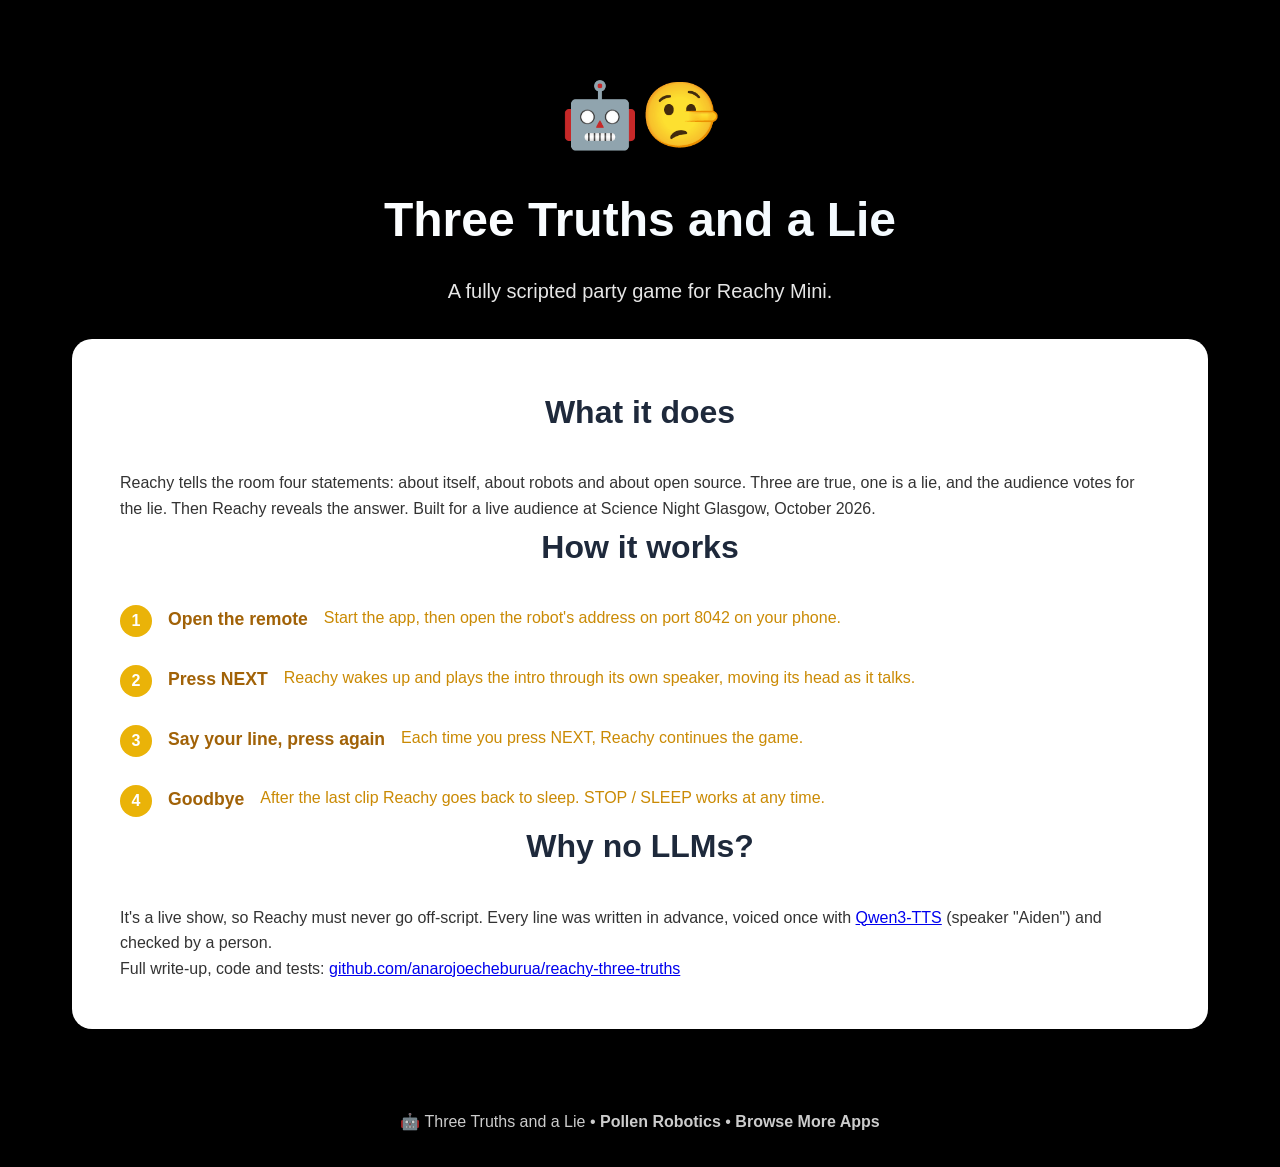
<file: three_truths/index.html>
<!doctype html>
<html lang="en">

<head>
	<meta charset="utf-8" />
	<meta name="viewport" content="width=device-width, initial-scale=1" />
	<title>Three Truths and a Lie</title>
	<link rel="stylesheet" href="style.css" />
</head>

<body>
	<div class="hero">
		<div class="hero-content">
			<div class="app-icon">🤖🤥</div>
			<h1>Three Truths and a Lie</h1>
			<p class="tagline">A fully scripted party game for Reachy Mini.</p>
		</div>
	</div>

	<div class="container">
		<div class="main-card">
			<div class="app-details">
				<h2>What it does</h2>
				<p>
					Reachy tells the room four statements: about itself, about robots and about open source.
					Three are true, one is a lie, and the audience votes for the lie. Then Reachy reveals the answer.
					Built for a live audience at Science Night Glasgow, October 2026.
				</p>

				<h2>How it works</h2>
				<div class="steps">
					<div class="step">
						<div class="step-number">1</div>
						<h4>Open the remote</h4>
						<p>Start the app, then open the robot's address on port 8042 on your phone.</p>
					</div>
					<div class="step">
						<div class="step-number">2</div>
						<h4>Press NEXT</h4>
						<p>Reachy wakes up and plays the intro through its own speaker, moving its head as it talks.</p>
					</div>
					<div class="step">
						<div class="step-number">3</div>
						<h4>Say your line, press again</h4>
						<p>Each time you press NEXT, Reachy continues the game.</p>
					</div>
					<div class="step">
						<div class="step-number">4</div>
						<h4>Goodbye</h4>
						<p>After the last clip Reachy goes back to sleep. STOP / SLEEP works at any time.</p>
					</div>
				</div>

				<h2>Why no LLMs?</h2>
				<p>
					It's a live show, so Reachy must never go off-script. Every line was written in advance,
					voiced once with <a href="https://huggingface.co/Qwen/Qwen3-TTS-12Hz-1.7B-CustomVoice" target="_blank">Qwen3-TTS</a>
					(speaker "Aiden") and checked by a person.
				</p>
				<p>
					Full write-up, code and tests:
					<a href="https://github.com/anarojoecheburua/reachy-three-truths" target="_blank">github.com/anarojoecheburua/reachy-three-truths</a>
				</p>
			</div>
		</div>
	</div>

	<div class="footer">
		<p>
			🤖 Three Truths and a Lie •
			<a href="https://github.com/pollen-robotics" target="_blank">Pollen Robotics</a> •
			<a href="https://huggingface.co/spaces/pollen-robotics/reachy-mini-landing-page#apps" target="_blank">Browse More
				Apps</a>
		</p>
	</div>
</body>

</html>
</file>
<file: three_truths/style.css>
* {
	margin: 0;
	padding: 0;
	box-sizing: border-box;
}

body {
	font-family: -apple-system, BlinkMacSystemFont, "Segoe UI", Roboto, "Helvetica Neue", Arial, sans-serif;
	line-height: 1.6;
	color: #333;
	background: #000;
	min-height: 100vh;
}

.hero {
	background: #000;
	color: white;
	padding: 4rem 2rem;
	text-align: center;
}

.hero-content {
	max-width: 800px;
	margin: 0 auto;
}

.app-icon {
	font-size: 4rem;
	margin-bottom: 1rem;
	display: inline-block;
}

.hero h1 {
	font-size: 3rem;
	font-weight: 700;
	margin-bottom: 1rem;
	background: linear-gradient(45deg, #fff, #f0f9ff);
	background-clip: text;
	-webkit-background-clip: text;
	-webkit-text-fill-color: transparent;
}

.tagline {
	font-size: 1.25rem;
	opacity: 0.9;
	max-width: 600px;
	margin: 0 auto;
}

.container {
	max-width: 1200px;
	margin: 0 auto;
	padding: 0 2rem;
	position: relative;
	z-index: 2;
}

.main-card {
	background: white;
	border-radius: 20px;
	box-shadow: 0 20px 40px rgba(0, 0, 0, 0.1);
	margin-top: -2rem;
	overflow: hidden;
	margin-bottom: 3rem;
}

.app-preview {
	background: linear-gradient(135deg, #1e3a8a, #3b82f6);
	padding: 3rem;
	color: white;
	text-align: center;
	position: relative;
}

.preview-image {
	background: #000;
	border-radius: 15px;
	padding: 2rem;
	max-width: 500px;
	margin: 0 auto;
	position: relative;
	overflow: hidden;
}

.camera-feed {
	font-size: 4rem;
	margin-bottom: 1rem;
	opacity: 0.7;
}

.detection-overlay {
	position: absolute;
	top: 50%;
	left: 50%;
	transform: translate(-50%, -50%);
	width: 100%;
}

.bbox {
	background: rgba(34, 197, 94, 0.9);
	color: white;
	padding: 0.5rem 1rem;
	border-radius: 8px;
	font-size: 0.9rem;
	font-weight: 600;
	margin: 0.5rem;
	display: inline-block;
	border: 2px solid #22c55e;
}

.app-details {
	padding: 3rem;
}

.app-details h2 {
	font-size: 2rem;
	color: #1e293b;
	margin-bottom: 2rem;
	text-align: center;
}

.template-info {
	display: grid;
	grid-template-columns: repeat(auto-fit, minmax(300px, 1fr));
	gap: 2rem;
	margin-bottom: 3rem;
}

.info-box {
	background: #f0f9ff;
	border: 2px solid #e0f2fe;
	border-radius: 12px;
	padding: 2rem;
}

.info-box h3 {
	color: #0c4a6e;
	margin-bottom: 1rem;
	font-size: 1.2rem;
}

.info-box p {
	color: #0369a1;
	line-height: 1.6;
}

.how-to-use {
	background: #fefce8;
	border: 2px solid #fde047;
	border-radius: 12px;
	padding: 2rem;
	margin-top: 3rem;
}

.how-to-use h3 {
	color: #a16207;
	margin-bottom: 1.5rem;
	font-size: 1.3rem;
	text-align: center;
}

.steps {
	display: flex;
	flex-direction: column;
	gap: 1.5rem;
}

.step {
	display: flex;
	align-items: flex-start;
	gap: 1rem;
}

.step-number {
	background: #eab308;
	color: white;
	width: 2rem;
	height: 2rem;
	border-radius: 50%;
	display: flex;
	align-items: center;
	justify-content: center;
	font-weight: bold;
	flex-shrink: 0;
}

.step h4 {
	color: #a16207;
	margin-bottom: 0.5rem;
	font-size: 1.1rem;
}

.step p {
	color: #ca8a04;
}

.download-card {
	background: white;
	border-radius: 20px;
	box-shadow: 0 20px 40px rgba(0, 0, 0, 0.1);
	padding: 3rem;
	text-align: center;
}

.download-card h2 {
	font-size: 2rem;
	color: #1e293b;
	margin-bottom: 1rem;
}

.download-card>p {
	color: #64748b;
	font-size: 1.1rem;
	margin-bottom: 2rem;
}

.dashboard-config {
	margin-bottom: 2rem;
	text-align: left;
	max-width: 400px;
	margin-left: auto;
	margin-right: auto;
}

.dashboard-config label {
	display: block;
	color: #374151;
	font-weight: 600;
	margin-bottom: 0.5rem;
}

.dashboard-config input {
	width: 100%;
	padding: 0.75rem 1rem;
	border: 2px solid #e5e7eb;
	border-radius: 8px;
	font-size: 0.95rem;
	transition: border-color 0.2s;
}

.dashboard-config input:focus {
	outline: none;
	border-color: #667eea;
}

.install-btn {
	background: linear-gradient(135deg, #667eea, #764ba2);
	color: white;
	border: none;
	padding: 1.25rem 3rem;
	border-radius: 16px;
	font-size: 1.2rem;
	font-weight: 700;
	cursor: pointer;
	transition: all 0.3s ease;
	display: inline-flex;
	align-items: center;
	gap: 0.75rem;
	margin-bottom: 2rem;
	box-shadow: 0 8px 25px rgba(102, 126, 234, 0.3);
}

.install-btn:hover:not(:disabled) {
	transform: translateY(-3px);
	box-shadow: 0 15px 35px rgba(102, 126, 234, 0.4);
}

.install-btn:disabled {
	opacity: 0.7;
	cursor: not-allowed;
	transform: none;
}

.manual-option {
	background: #f8fafc;
	border-radius: 12px;
	padding: 2rem;
	margin-top: 2rem;
}

.manual-option h3 {
	color: #1e293b;
	margin-bottom: 1rem;
	font-size: 1.2rem;
}

.manual-option>p {
	color: #64748b;
	margin-bottom: 1rem;
}

.btn-icon {
	font-size: 1.1rem;
}

.install-status {
	padding: 1rem;
	border-radius: 8px;
	font-size: 0.9rem;
	text-align: center;
	display: none;
	margin-top: 1rem;
}

.install-status.success {
	background: #dcfce7;
	color: #166534;
	border: 1px solid #bbf7d0;
}

.install-status.error {
	background: #fef2f2;
	color: #dc2626;
	border: 1px solid #fecaca;
}

.install-status.loading {
	background: #dbeafe;
	color: #1d4ed8;
	border: 1px solid #bfdbfe;
}

.install-status.info {
	background: #e0f2fe;
	color: #0369a1;
	border: 1px solid #7dd3fc;
}

.manual-install {
	background: #1f2937;
	border-radius: 8px;
	padding: 1rem;
	margin-bottom: 1rem;
	display: flex;
	align-items: center;
	gap: 1rem;
}

.manual-install code {
	color: #10b981;
	font-family: 'SF Mono', 'Monaco', 'Inconsolata', 'Roboto Mono', monospace;
	font-size: 0.85rem;
	flex: 1;
	overflow-x: auto;
}

.copy-btn {
	background: #374151;
	color: white;
	border: none;
	padding: 0.5rem 1rem;
	border-radius: 6px;
	font-size: 0.8rem;
	cursor: pointer;
	transition: background-color 0.2s;
}

.copy-btn:hover {
	background: #4b5563;
}

.manual-steps {
	color: #6b7280;
	font-size: 0.9rem;
	line-height: 1.8;
}

.footer {
	text-align: center;
	padding: 2rem;
	color: white;
	opacity: 0.8;
}

.footer a {
	color: white;
	text-decoration: none;
	font-weight: 600;
}

.footer a:hover {
	text-decoration: underline;
}

/* Responsive Design */
@media (max-width: 768px) {
	.hero {
		padding: 2rem 1rem;
	}

	.hero h1 {
		font-size: 2rem;
	}

	.container {
		padding: 0 1rem;
	}

	.app-details,
	.download-card {
		padding: 2rem;
	}

	.features-grid {
		grid-template-columns: 1fr;
	}

	.download-options {
		grid-template-columns: 1fr;
	}
}
</file>
